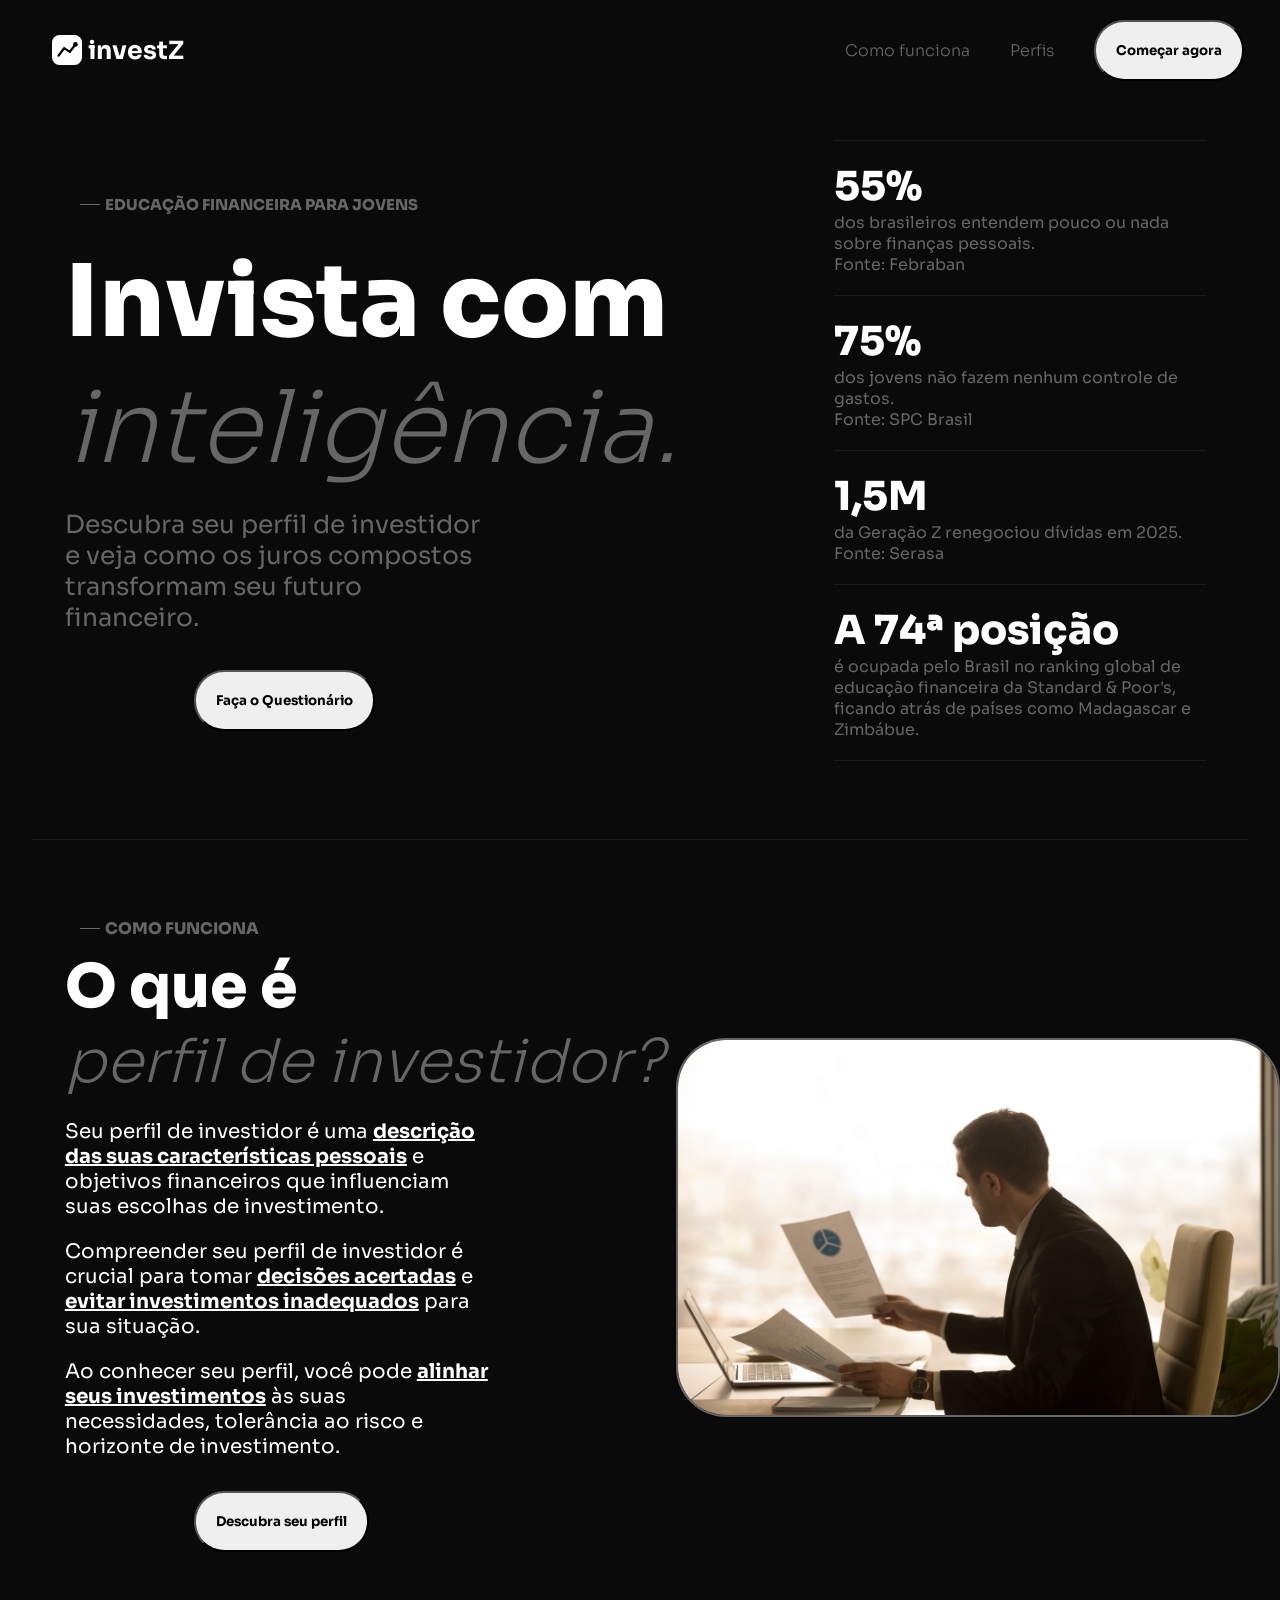
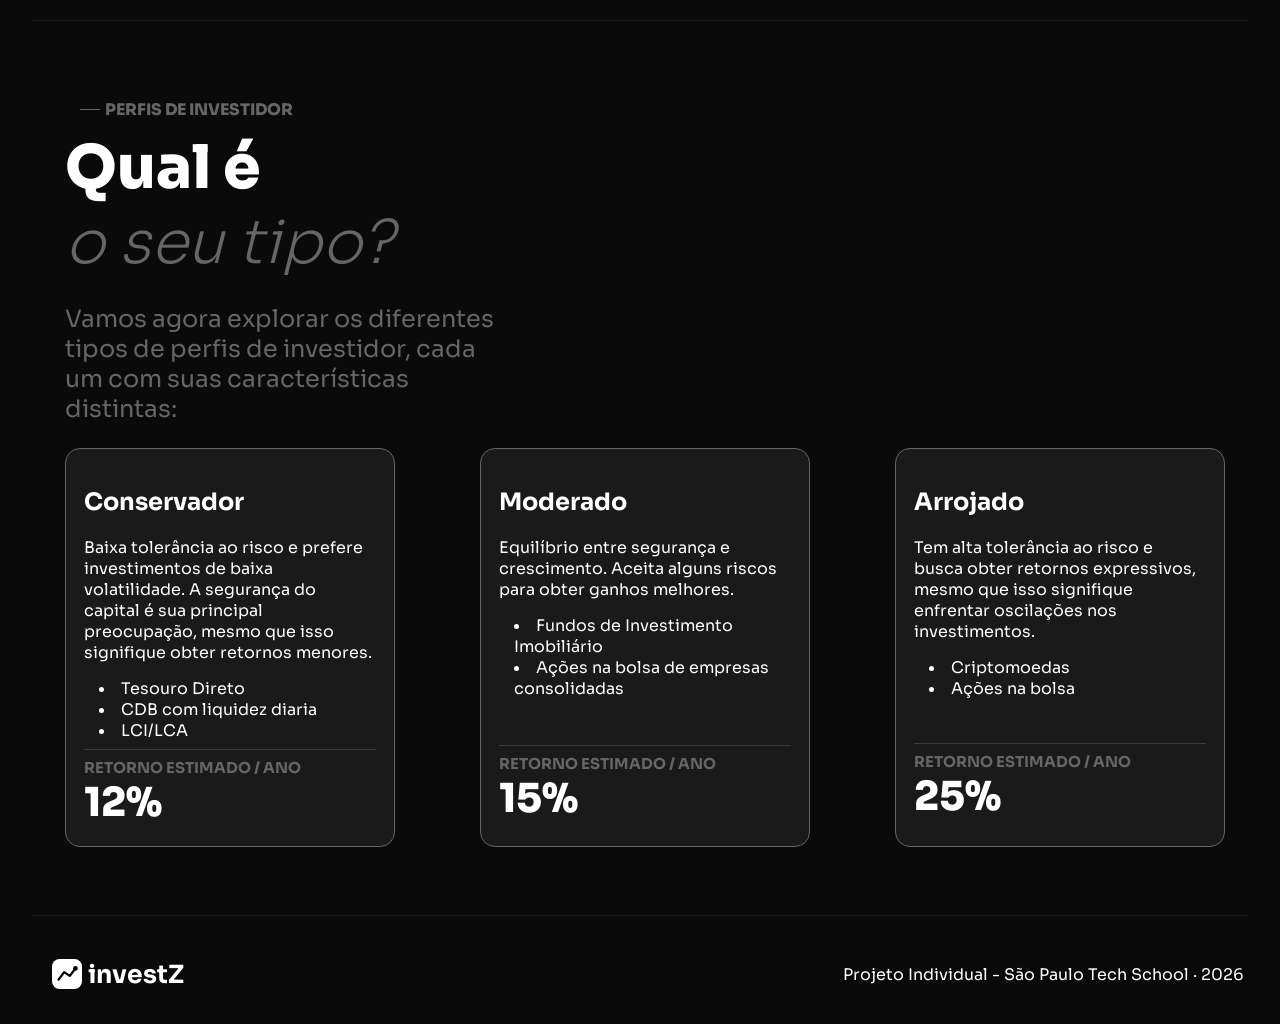
<file: public/index.html>
<!DOCTYPE html>
<html lang="en">

<head>
    <link rel="shortcut icon" href="assets/imgs/investz-logo.svg" type="image/x-icon">
    <meta charset="UTF-8">
    <meta name="viewport" content="width=device-width, initial-scale=1.0">
    <title>investZ</title>
    <link rel="stylesheet" href="css/style.css">
</head>

<body>
    <header>
        <nav>
            <div class="logo">
                <a href="index.html"><img src="assets/imgs/investz-logo.svg" alt="">investZ</a>
            </div>
            <ul>
                <li><a href="#comoFunciona">Como funciona</a></li>
                <li><a href="#perfis">Perfis</a></li>
                <li><a href="cadastro.html"><button>Começar agora</button></a></li>
            </ul>
        </nav>
    </header>

    <div class="container">
        <div class="containerInvista">
            <div class="subtitulo">
                <div></div>
                <p>EDUCAÇÃO FINANCEIRA PARA JOVENS</p>
            </div>
            <div class="texto">
                <div class="textoGrande">Invista com <br>
                    <span id="inteli">inteligência.</span>
                </div>
                <p>Descubra seu perfil de investidor e veja como os juros compostos
                    transformam seu futuro financeiro.
                </p>
            </div>
            <div class="fazerQuiz">
                <a href="cadastro.html"><button>Faça o Questionário</button></a>
            </div>
        </div>
        <div class="numeros">
            <hr>
            <div class="poucoGrande">55%</div> dos brasileiros entendem pouco ou nada sobre finanças pessoais. <br>
            Fonte: Febraban
            <hr>
            <div class="poucoGrande">75%</div> dos jovens não fazem nenhum controle de gastos. <br>
            Fonte: SPC Brasil
            <hr>
            <div class="poucoGrande">1,5M</div> da Geração Z renegociou dívidas em 2025.<br>
            Fonte: Serasa
            <hr>
            <div class="poucoGrande">A 74ª posição</div> é ocupada pelo Brasil no ranking global de educação financeira
            da Standard & Poor's, ficando atrás de países como Madagascar e Zimbábue.
            <hr>
        </div>
    </div>
    <hr>

    <div class="container2" id="comoFunciona">
        <div class="containerInvista">
            <div class="subtitulo">
                <div></div>
                COMO FUNCIONA
            </div>
            <div class="texto">
                <div class="textoGrande2">O que é<br>
                    <span id="inteli">perfil de investidor?</span>
                </div>
                <p>Seu perfil de investidor é uma <span class="bu">descrição das suas características pessoais</span> e
                    objetivos
                    financeiros que influenciam suas escolhas de investimento. </p>
                <p> Compreender seu perfil de investidor é crucial para tomar <span class="bu">decisões acertadas</span>
                    e <span class="bu">evitar investimentos inadequados</span>
                    para sua situação. </p>
                <p> Ao conhecer seu perfil, você pode <span class="bu">alinhar seus investimentos</span> às suas
                    necessidades,
                    tolerância ao risco e horizonte de investimento. </p>
            </div>
            <div class="fazerQuiz">
                <a href="cadastro.html"><button>Descubra seu perfil</button></a>
            </div>
        </div>
        <div class="imagem">
            <img src="./assets/imgs/perfil-de-investidor-1-scaled.jpg" alt="">
        </div>
    </div>
    <hr>

    <div class="container3" id="perfis">
        <div class="containerInvista">
            <div class="subtitulo">
                <div></div>
                PERFIS DE INVESTIDOR
            </div>
            <div class="texto">
                <div class="textoGrande2">Qual é<br>
                    <span id="inteli">o seu tipo?</span>
                </div>
                <p>Vamos agora explorar os diferentes tipos de perfis de investidor, cada um com suas características
                    distintas:</p>
            </div>
        </div>
        <div class="cards">
            <div class="card1">
                <h2>Conservador</h2>
                Baixa tolerância ao risco e prefere investimentos de baixa volatilidade. A segurança do capital é sua
                principal preocupação, mesmo que isso signifique obter retornos menores.
                <div class="bullets"></div>
                <li>Tesouro Direto</li>
                <li>CDB com liquidez diaria</li>
                <li>LCI/LCA</li>
                <hr>
                <div class="retorno">RETORNO ESTIMADO / ANO</div>
                <div class="poucoGrande">12%</div>
            </div>
            <div class="card2">
                <h2>Moderado</h2>
                Equilíbrio entre segurança e crescimento. Aceita alguns riscos para obter ganhos melhores.
                <div class="bullets"></div>
                <li>Fundos de Investimento Imobiliário</li>
                <li>Ações na bolsa de empresas consolidadas</li>
                <div class="cardRetorno2">
                    <hr>
                    <div class="retorno">RETORNO ESTIMADO / ANO</div>
                    <div class="poucoGrande">15%</div>
                </div>
            </div>
            <div class="card3">
                <h2>Arrojado</h2>
                Tem alta tolerância ao risco e busca obter retornos expressivos, mesmo que isso signifique enfrentar
                oscilações nos investimentos.
                <div class="bullets"></div>
                <li>Criptomoedas</li>
                <li>Ações na bolsa</li>
                <div class="cardRetorno3">
                    <hr>
                    <div class="retorno">RETORNO ESTIMADO / ANO</div>
                    <div class="poucoGrande">25%</div>
                </div>
            </div>
        </div>
    </div>

    <footer>
        <hr>
        <nav>
            <div class="logo">
                <a href="index.html"><img src="assets/imgs/investz-logo.svg" alt="">investZ</a>
            </div>
            <ul>
                <li>Projeto Individual - São Paulo Tech School · 2026</li>
            </ul>
        </nav>
    </footer>

</body>

</html>
</file>
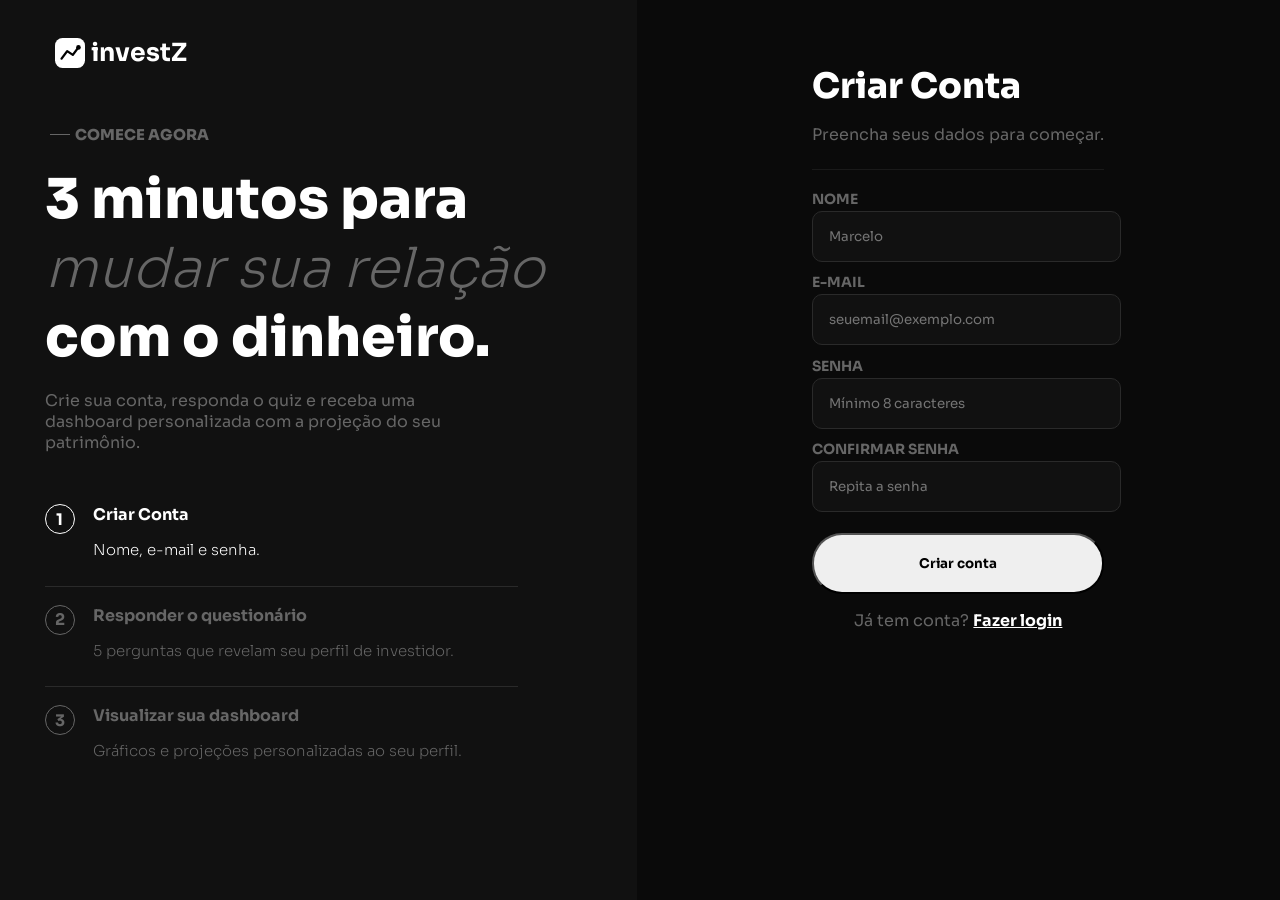
<file: public/cadastro.html>
<!DOCTYPE html>
<html lang="en">

<head>
    <link rel="shortcut icon" href="assets/imgs/investz-logo.svg" type="image/x-icon">
    <meta charset="UTF-8">
    <meta name="viewport" content="width=device-width, initial-scale=1.0">
    <title>Cadastro</title>
    <link rel="stylesheet" href="css/style.css">
</head>

<body>
    <div class="containerCadastro">
        <div class="esquerdo">
            <div class="logoCadastro">
                <a href="index.html"><img src="assets/imgs/investz-logo.svg" alt="">investZ</a>
            </div>
            <div class="subtituloCadastro">
                <div></div>
                <p>COMECE AGORA</p>
            </div>
            <div class="textoCadastro">
                <div class="grandeCadastro">3 minutos para <br>
                    <span id="inteli"><i>mudar sua relação</i></span> <br>
                    com o dinheiro.
                </div>
                <p>Crie sua conta, responda o quiz e receba uma dashboard personalizada com a projeção do seu patrimônio.</p>
            </div>
            <div class="passos">
                <div class="passo1">
                    <div class="bolinha">1</div>
                    <div class="textoPasso">
                        Criar Conta
                        <p>Nome, e-mail e senha.</p>
                    </div>
                </div>
                <hr>
                <div class="passo2">
                    <div class="bolinha">2</div>
                    <div class="textoPasso">
                        Responder o questionário
                        <p>5 perguntas que revelam seu perfil de investidor.</p>
                    </div>
                </div>
                <hr>
                <div class="passo3">
                    <div class="bolinha">3</div>
                    <div class="textoPasso">
                        Visualizar sua dashboard
                        <p>Gráficos e projeções personalizadas ao seu perfil.</p>
                    </div>
                </div>
            </div>
        </div>

        <div class="direito">
            <div class="formulario">
                <div class="criar">
                    Criar Conta
                </div>
                <p>Preencha seus dados para começar.</p>
                <hr>
                <div class="camposForm">
                    <div class="nomeCampo">
                        NOME
                    </div>
                    <input type="text" id="ipt_nome" placeholder="Marcelo">
                    <div id="erroNome"></div>
                </div>
                <div class="camposForm">
                    <div class="nomeCampo">
                        E-MAIL
                    </div>
                    <input type="text" id="ipt_email" placeholder="seuemail@exemplo.com">
                    <div id="erroEmail"></div>
                </div>
                <div class="camposForm">
                    <div class="nomeCampo">
                        SENHA
                    </div>
                    <input type="password" id="ipt_senha" placeholder="Mínimo 8 caracteres">
                    <div id="erroSenha"></div>
                </div>
                <div class="camposForm">
                    <div class="nomeCampo">
                        CONFIRMAR SENHA
                    </div>
                    <input type="password" id="ipt_confirmarSenha" placeholder="Repita a senha">
                    <div id="erroConfirmarSenha"></div>
                </div>
                <button onclick="criar()">Criar conta</button>
                <div class="fazerLogin">
                    <p>Já tem conta? <span class="ns"><a href="login.html">Fazer login</span></a></p>
                </div>
            </div>
        </div>
    </div>
    <div class="card_erro" id="card_erro">
    <div id="mensagem_erro"></div>
    </div>
</body>

</html>
<script>
    function criar() {
        let nome = ipt_nome.value;
        let email = ipt_email.value;
        let senha = ipt_senha.value;
        let confirmarSenha = ipt_confirmarSenha.value;
        let valido = true;

        let numero = ['0', '1', '2', '3', '4', '5', '6', '7', '8', '9']

        if (nome != '') {
            for (let i = 0; i < nome.length; i++) {
                if (numero.includes(nome[i])) {
                    card_erro.style.display = "block";
                    erroNome.innerHTML = `Nome inválido`
                    valido = false;
                }
            }
        } else {
            card_erro.style.display = "block";
            erroNome.innerHTML = `Nome inválido`
            valido = false;
        }

        if (!email.includes('@') || !email.endsWith('.com')) {
            card_erro.style.display = "block";
            erroEmail.innerHTML = `Email inválido`
            valido = false;

        } else {
            erroEmail.innerHTML = ``;
        }

        if (senha.length < 8) {
            card_erro.style.display = "block";
            erroSenha.innerHTML = `Senha com menos de 8 caracteres`
            valido = false;
        } else {
            erroSenha.innerHTML = ``;
        }

        if (senha == "" && confirmarSenha == "" || senha != confirmarSenha) {
            card_erro.style.display = "block";
            erroConfirmarSenha.innerHTML = `A senha não é a mesma da confirmação`
            valido = false;
        } else {
            erroConfirmarSenha.innerHTML = ``;
        }

        if(!valido){
            return false
        }

        fetch("/usuarios/cadastrar", {
            method: "POST",
            headers: {
                "Content-Type": "application/json",
            },
            body: JSON.stringify({
                // crie um atributo que recebe o valor recuperado aqui
                // Agora vá para o arquivo routes/usuario.js
                nomeServer: nome,
                emailServer: email,
                senhaServer: senha,
            }),
        })
            .then(function (resposta) {
                console.log("resposta: ", resposta);

                if (resposta.ok) {
                    card_erro.style.display = "block";

                    alert(
                        "Cadastro realizado com sucesso! Redirecionando para tela de Login...");
                    setTimeout(() => {
                        window.location = "login.html";
                    }, "2000");
                    // limparFormulario();
                    finalizarAguardar();
                } else {
                    throw "Houve um erro ao tentar realizar o cadastro!";
                }
            })
            .catch(function (resposta) {
                console.log(`#ERRO: ${resposta}`);
                finalizarAguardar();
            });

        return false;
    }
</script>
</file>
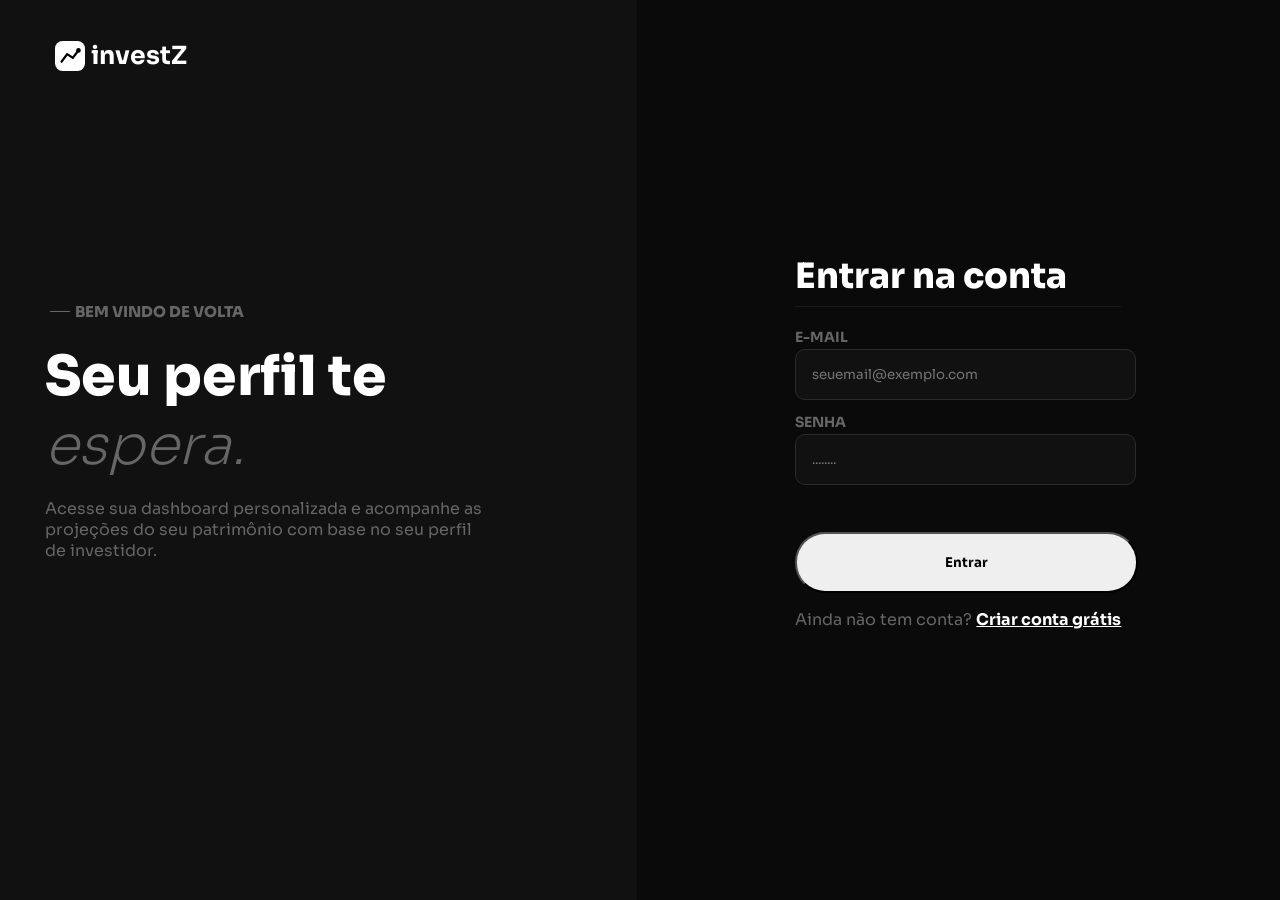
<file: public/login.html>
<!DOCTYPE html>
<html lang="en">

<head>
    <link rel="shortcut icon" href="assets/imgs/investz-logo.svg" type="image/x-icon">
    <meta charset="UTF-8">
    <meta name="viewport" content="width=device-width, initial-scale=1.0">
    <title>Login</title>
    <link rel="stylesheet" href="css/style.css">
</head>

<body>

    <div class="containerCadastro">
        <div class="esquerdoLogin">
            <div class="logoLogin">
                <a href="index.html"><img src="assets/imgs/investz-logo.svg" alt="">investZ</a>
            </div>
            <div class="perfil">
                <div class="subtituloCadastro">
                    <div></div>
                    <p>BEM VINDO DE VOLTA</p>
                </div>
                <div class="textoCadastro">
                    <div class="grandeCadastro">Seu perfil te <br>
                        <span id="inteli"><i>espera.</i></span> <br>
                    </div>
                    <p>Acesse sua dashboard personalizada e acompanhe as projeções do seu patrimônio com base no seu
                        perfil de investidor.</p>
                </div>
            </div>
        </div>

        <div class="direitoLogin">
            <div class="formulario">
                <div class="criar">
                    Entrar na conta
                </div>
                <hr>
                <div class="camposForm">
                    <div class="nomeCampo">
                        E-MAIL
                    </div>
                    <input type="text" id="ipt_email" placeholder="seuemail@exemplo.com">
                </div>
                <div class="camposForm">
                    <div class="nomeCampo">
                        SENHA
                    </div>
                    <input type="password" id="ipt_senha" placeholder="........">
                </div>
                <div class="espaco"><button onclick="entrar()">Entrar</button></div>
                <div class="fazerLogin">
                    <p>Ainda não tem conta? <span class="ns"><a href="cadastro.html">Criar conta grátis</span></a></p>
                </div>
            </div>
        </div>
    </div>
    <div class="card_erro" id="cardErro"></div>
</body>
</html>
<script>
    function entrar(){
        let email = ipt_email.value;
        let senha = ipt_senha.value;

        if(email == '' && senha == ''){
            cardErro.style.display = "block";
            alert ('Email e senha vazios');
            finalizarAguardar();
            return false;
        } else if (email == ''){
            cardErro.style.display = "block";
            alert ('Email vazio');
            finalizarAguardar();
            return false;
        } else if (senha == ''){
            cardErro.style.display = "block";
            alert('Senha vazia');
            finalizarAguardar();
            return false;
        } else {
            setInterval(sumirMensagem, 5000)
        }

        console.log("FORM LOGIN: ", email);
        console.log("FORM LOGIN: ", senha);

         fetch("/usuarios/autenticar", {
            method: "POST",
            headers: {
                "Content-Type": "application/json"
            },
            body: JSON.stringify({
                emailServer: email,
                senhaServer: senha,
            }),
        }).then(function (resposta) {
            console.log("ESTOU NO THEN DO entrar()!")

            if (resposta.ok) {
                console.log(resposta);
                
                
                resposta.json().then(json => {
                    console.log(json);
                    console.log(JSON.stringify(json));
                    sessionStorage.EMAIL_USUARIO = json.email;
                    sessionStorage.NOME_USUARIO = json.nome;
                    sessionStorage.ID_USUARIO = json.id;
                    // sessionStorage.AQUARIOS = JSON.stringify(json.aquarios)
                });
                alert(
                        "Login realizado com sucesso! Redirecionando para tela do Questionário...");
                setTimeout(function () {
                    window.location = "dashboard/questionario.html";
                }, 1000); // apenas para exibir o loading

            } else {

                console.log("Houve um erro ao tentar realizar o login!");

                resposta.text().then(texto => {
                    console.error(texto);
                    finalizarAguardar(texto);
                });
            }

        }).catch(function (erro) {
            console.log(erro);
        })

        return false;
    }

    function sumirMensagem() {
    cardErro.style.display = "none"
    }
</script>
</file>
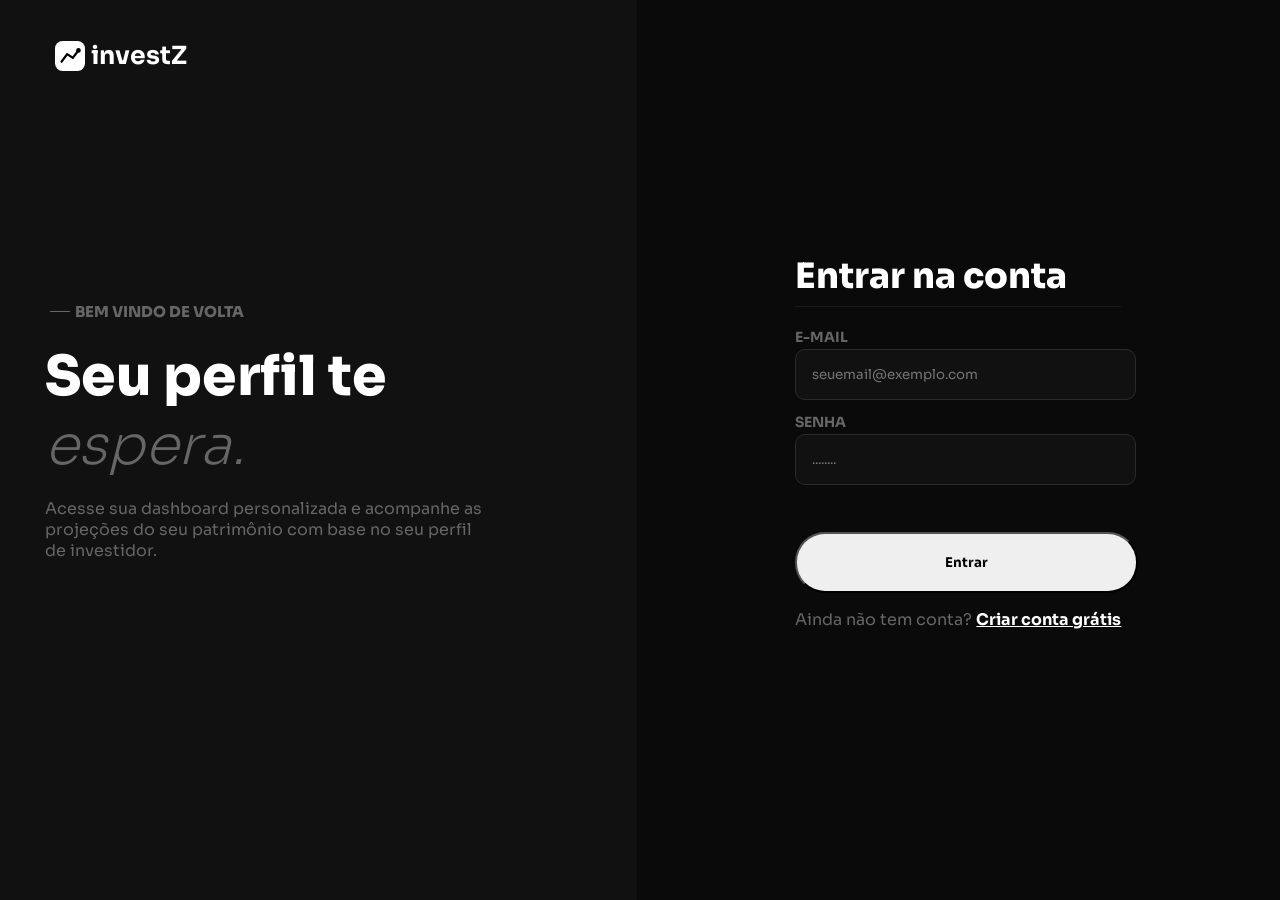
<file: public/dashboard/questionario.html>
<!DOCTYPE html>
<html lang="en">

<head>
    <link rel="shortcut icon" href="../assets/imgs/investz-logo.svg" type="image/x-icon">
    <meta charset="UTF-8">
    <meta name="viewport" content="width=device-width, initial-scale=1.0">
    <title>Questionário</title>
    <link rel="stylesheet" href="../css/dashboards.css">
    <script src="../js/sessao.js"></script>
</head>


<body onload="onloadEsconder(); validarSessao()">

    <body>
        <div class="janela">
            <div class="header-left">
                <div class="logo">
                    <a href="../index.html" onclick="sessionStorage.clear()"><img src="../assets/imgs/investz-logo.svg" alt="">investZ</a>
                </div>
                <div class="menu">
                    <div class="menuNome">
                        MENU
                    </div>
                    <hr>
                    <div class="paginas">
                        <img src="../assets/imgs/clipboard-list-white.svg" alt="">Questionário
                    </div>
                    <div class="paginas">
                        <a href="aporte.html"><img src="../assets/imgs/dollar-sign.svg" alt="">Aporte</a>
                    </div>
                    <div class="paginas">
                        <a href="dashboard.html"><img src="../assets/imgs/chart-line.svg" alt="">Dashboard</a>
                    </div>
                    <div class="paginas">
                        <a href="../index.html"><img src="../assets/imgs/log-out.svg" alt="">Sair</a>
                    </div>
                </div>
                <div class="footer">
                    <img src="../assets/imgs/user-white.svg" alt="">
                    <div class="informacoes-usuario">
                        <div class="nome-usuario" id="b_usuario">
                        </div>
                    </div>
                </div>
            </div>
        </div>

        <div id="pontuacaoEJogo">
            <button id="btnIniciarQuiz" onclick="iniciarQuiz()">INICIAR QUIZ</button>
            <div id="jogo" class="width-fit-content flex-colunar border-secondary">
                
                <div id="infoQuestao" class="padding-8">
                    <span>Questão atual: <span id="spanNumeroDaQuestaoAtual"></span> de <span id="qtdQuestoes"></span>
                    questões.</span>
                </div>
                
                <div id="perguntaDaQuestaoAtual" class="padding-8">
                    <span id="spanQuestaoExibida" class="text-bold"></span>
                </div>
                
                <div id="infoAlternativas" class="padding-8">
                    <span><em>Escolha uma opção dentre as abaixo:</em></span>
                </div>
                
                <div id="opcoes" class="flex-colunar padding-8">
                    <span>
                        <input type="radio" id="primeiraOpcao" name="option" class="radio" value="alternativaA" />
                        <label for="primeiraOpcao" class="option" id="labelOpcaoUm"></label>
                    </span>
                    <span>
                        <input type="radio" id="segundaOpcao" name="option" class="radio" value="alternativaB" />
                        <label for="segundaOpcao" class="option" id="labelOpcaoDois"></label>
                    </span>
                    <span>
                        <input type="radio" id="terceiraOpcao" name="option" class="radio" value="alternativaC" />
                        <label for="terceiraOpcao" class="option" id="labelOpcaoTres"></label>
                    </span>
                </div>
                
                <div id="botoes" class="flex-colunar padding-8">
                    <div id="msgFinal"></div>
                    <button onclick="submeter()" id="btnSubmeter">Submeter resposta</button>
                    <button onclick="finalizarJogo()" id="btnConcluir" disabled>Finalizar Quiz</button>
                    <button onclick="tentarNovamente()" id="btnTentarNovamente" disabled>Tentar novamente</button>
                </div>
            </div>
        </div>
    </body>

</html>
<script>
    const listaDeQuestoes = [

        {
            pergunta: "Se um dos seus investimentos cair 20% em um mês, o que você faria?",
            alternativaA: "Resgato tudo imediatamente para evitar mais perdas",
            alternativaB: "Fico preocupado, mas aguardo a recuperação sem mexer",
            alternativaC: "Vejo como oportunidade e invisto mais enquanto está barato",
            valorA: 1, valorB: 2, valorC: 3
        },

        {
            pergunta: "Qual é o seu principal objetivo ao investir?",
            alternativaA: "Proteger meu dinheiro da inflação com segurança total",
            alternativaB: "Crescer meu patrimônio com um equilíbrio entre segurança e rentabilidade",
            alternativaC: "Maximizar os ganhos no longo prazo, mesmo aceitando riscos altos",
            valorA: 1, valorB: 2, valorC: 3
        },

        {
            pergunta: "Por quanto tempo você pretende deixar o dinheiro investido sem resgatar?",
            alternativaA: "Menos de 3 anos",
            alternativaB: "Entre 3 e 5 anos",
            alternativaC: "Mais de 5 anos",
            valorA: 1, valorB: 2, valorC: 3
        },

        {
            pergunta: "Ao investir o seu dinheiro, com o que você mais se preocuparia?",
            alternativaA: "Evitar perder dinheiro, prefiro um rendimento seguro",
            alternativaB: "Aceito alguma oscilação desde que o retorno compense no médio prazo",
            alternativaC: "Em ganhar dinheiro no longo prazo, ainda que haja grandes oscilações no valor dos meus investimentos",
            valorA: 1, valorB: 2, valorC: 3
        },

        {
            pergunta: "Quanto da sua renda mensal você poderia investir regularmente?",
            alternativaA: "Menos de 10%",
            alternativaB: "Entre 10% e 30%",
            alternativaC: "Mais de 30%",
            valorA: 1, valorB: 2, valorC: 3
        }
    ]

    // variáveis globais    
    let numeroDaQuestaoAtual = 0
    let pontuacao = 0
    let quantidadeDeQuestoes = listaDeQuestoes.length
    let fkUsuario = sessionStorage.ID_USUARIO;
    let idUsuario = sessionStorage.ID_USUARIO;
    let fkPerfil = 0;

    function onloadEsconder() {
        document.getElementById('jogo').style.display = "none"
    }

    function iniciarQuiz() {
        document.getElementById('jogo').style.display = "flex"
        document.getElementById('btnIniciarQuiz').style.display = "none"

        document.getElementById('qtdQuestoes').innerHTML = quantidadeDeQuestoes

        preencherHTMLcomQuestaoAtual(0)

        btnTentarNovamente.style.display = "none"
        btnConcluir.style.display = "none"

        btnSubmeter.disabled = false
        btnConcluir.disabled = true
        btnTentarNovamente.disabled = true
    }

    function preencherHTMLcomQuestaoAtual(index) {
        habilitarAlternativas(true)
        const questaoAtual = listaDeQuestoes[index]
        numeroDaQuestaoAtual = index
        document.getElementById("spanNumeroDaQuestaoAtual").innerHTML = Number(index) + 1 // ajustando porque o index começa em 0
        document.getElementById("spanQuestaoExibida").innerHTML = questaoAtual.pergunta;
        document.getElementById("labelOpcaoUm").innerHTML = questaoAtual.alternativaA;
        document.getElementById("labelOpcaoDois").innerHTML = questaoAtual.alternativaB;
        document.getElementById("labelOpcaoTres").innerHTML = questaoAtual.alternativaC;
    }

    function submeter() {
        const options = document.getElementsByName("option"); // recupera alternativas no html

        let hasChecked = false
        for (let i = 0; i < options.length; i++) {
            if (options[i].checked) {
                hasChecked = true
                break
            }
        }

        if (!hasChecked) {
            alert("Não há alternativas escolhidas. Escolha uma opção.")
        } else {
            btnSubmeter.disabled = true

            habilitarAlternativas(false)
        }

        btnSubmeter.disabled = false
        btnConcluir.disabled = false
        btnTentarNovamente.disabled = false

        checarResposta()

        desmarcarRadioButtons()

        if (pontuacao <= 7) {
            mensagem = `Seu perfil é: <h2> Conservador </h2>
            Você prioriza sua segurança`
        } else if (pontuacao <= 12) {
            mensagem = `Seu perfil é: <h2> Moderado </h2>
            Você equilibria sua segurança e rentabilidade`
        } else {
            mensagem = `Seu perfil é: <h2> Arrojado </h2>
            Você aceita riscos em busca de maiores retornos.`
        }

        if (numeroDaQuestaoAtual >= quantidadeDeQuestoes) {
            document.getElementById("perguntaDaQuestaoAtual").style.display = "none"
            document.getElementById("opcoes").style.display = "none"
            document.getElementById("infoAlternativas").style.display = "none"
            document.getElementById("infoQuestao").style.display = "none"
            btnSubmeter.style.display = "none"
            btnTentarNovamente.style.display = "block"
            btnConcluir.style.display = "block"
            msgFinal.innerHTML = mensagem
        } else {
            preencherHTMLcomQuestaoAtual(numeroDaQuestaoAtual)
        }
        limparCoresBackgroundOpcoes()
    }

    function habilitarAlternativas(trueOrFalse) {
        let opcaoEscolhida = trueOrFalse ? false : true

        primeiraOpcao.disabled = opcaoEscolhida
        segundaOpcao.disabled = opcaoEscolhida
        terceiraOpcao.disabled = opcaoEscolhida
    }

    function avancar() {
        btnSubmeter.disabled = false

        desmarcarRadioButtons()
        limparCoresBackgroundOpcoes()

        preencherHTMLcomQuestaoAtual(numeroDaQuestaoAtual)
    }

    function tentarNovamente() {
        // atualiza a página
        window.location.reload()
    }

    function checarResposta() {
        const questaoAtual = listaDeQuestoes[numeroDaQuestaoAtual] // questão atual 

        const options = document.getElementsByName("option"); // recupera alternativas no html

        options.forEach((option) => {
            if (option.checked) {
                // em vez de verificar se a resposta é certa ou errada,
                // soma à pontuação o valor correspondente à alternativa escolhida
                if (option.value == "alternativaA") {
                    pontuacao += questaoAtual.valorA // soma 1 ponto
                } else if (option.value == "alternativaB") {
                    pontuacao += questaoAtual.valorB // soma 2 pontos
                } else {
                pontuacao += questaoAtual.valorC // soma 3 pontos
                }
                numeroDaQuestaoAtual++ // avança para o índice da próxima questão
            }

        })
    }

    function limparCoresBackgroundOpcoes() {
        const options = document.getElementsByName("option");
        options.forEach((option) => {
            document.getElementById(option.labels[0].id).classList.remove("text-danger-with-bg")
            document.getElementById(option.labels[0].id).classList.remove("text-success-with-bg")
        })
    }

    function desmarcarRadioButtons() {
        const options = document.getElementsByName("option");
        for (let i = 0; i < options.length; i++) {
            options[i].checked = false;
        }
    }

    function finalizarJogo() {
        let perfil = "";
        let mensagem = "";

        if (pontuacao <= 7) {
            fkPerfil = 1
        } else if (pontuacao <= 12) {
            fkPerfil = 2
        } else {
            fkPerfil = 3
        }

        document.getElementById('jogo').classList.add("text-new-gray")

        btnSubmeter.disabled = true
        btnConcluir.disabled = false
        btnTentarNovamente.disabled = false
        
        
        atualizarPerfil()
        
        fetch("/quiz/cadastrar", {
            method: "POST",
            headers: {
                "Content-Type": "application/json",
            },
            body: JSON.stringify({
                // crie um atributo que recebe o valor recuperado aqui
                // Agora vá para o arquivo routes/usuario.js
                pontuacaoServer: pontuacao,
                fkUsuarioServer: fkUsuario,
            }),
        })
            .then(function (resposta) {
                console.log("resposta: ", resposta);

                if (resposta.ok) {
                        
                        alert("Questionário realizado com sucesso! Redirecionando para tela de Aporte...");
                    setTimeout(() => {
                        window.location = "aporte.html";
                    }, "1000");
                } else {
                    throw "Houve um erro ao tentar realizar o cadastro!";
                }
            })
            .catch(function (resposta) {
                console.log(`#ERRO: ${resposta}`);
            });

        return false;
    }
    
    function atualizarPerfil(){
            fetch(`/usuarios/atualizarPerfil/${sessionStorage.getItem("")}`, {
            method: "PUT",
            headers: {
                "Content-Type": "application/json",
            },
            body: JSON.stringify({
                // crie um atributo que recebe o valor recuperado aqui
                // Agora vá para o arquivo routes/usuario.js
                fkPerfilServer: fkPerfil,
                idUsuarioServer: idUsuario,
            }),
        })
            .then(function (resposta) {
                console.log("resposta: ", resposta);

                if (resposta.ok) {
                } else {
                    throw "Houve um erro ao tentar realizar o cadastro!";
                }
            })
            .catch(function (resposta) {
                console.log(`#ERRO: ${resposta}`);
            });

        return false;
    }
</script>
</file>
<file: public/css/style.css>
@font-face {
    font-family: sora;
    src: url(../assets/fonts/Sora-VariableFont_wght.ttf);
}

html {
  scroll-behavior: smooth;
}

body {
    background-color: #0a0a0a;
    color: white;
    font-family: sora;
    margin: 0;
    padding: 0;
}

/* Página home */

.logo {
    display: flex;
    align-items: center;
    padding: 16px;
    margin-left: 2%;
}

.logo img {
    width: 30px;
    height: 30px;
    padding-right: 5%;
}

.logo a {
    font-size: 25px;
    margin-left: 10px;
    display: flex;
    align-items: center;
}

header {
    position: fixed;
    width: 100%;
}

nav {
    display: flex;
    width: 100%;
    height: 100px;
    justify-content: space-between;
    list-style-type: none;
    align-items: center;
    background-color: #0a0a0a;
    /* padding-left: 40px; */
    /* position: fixed;x */
}

ul {
    display: flex;
    justify-content: space-between;
    list-style-type: none;
    align-items: center;
    padding: 16px;
    /* padding-right: 40px; */
}

ul li {
    margin: 20px;
}

ul a {
    color: #666666;
    font-weight: 300;
}


a {
    color: white;
    text-decoration: none;
    font-weight: bold;
}

.container {
    display: flex;
    flex-direction: row;
    align-items: center;
    padding-left: 40px;
    /* padding-right: 60px; */
    padding-top: 120px;
    padding-bottom: 50px;
}

.container hr {
    border: none;
    height: 1px;
    background-color: #1a1a1a;
}

.containerInvista {
    display: flex;
    flex-direction: column;
    width: 50%;
    margin-left: 2%;
}


.subtitulo {
    color: #666666;
    display: flex;
    flex-direction: row;
    align-items: center;
    margin: 10px;
    font-weight: 800;
}

.subtitulo p {
    font-size: 15px;
}

.subtitulo div {
    background-color: #666666;
    width: 20px;
    height: 1px;
    margin: 5px;
}

.textoGrande{
    height: 200px;
    font-size: 100px;
    font-weight: 800;
    margin-bottom: 70px;
}

.texto p{
    color: #666666;
    font-size: 25px;
    width: 70%;
}

#inteli {
    font-weight: 250;
    color: #666666;
    font-style: italic;
}

.fazerQuiz {
    display: flex;
    justify-content: center;
    align-self: center;
    margin-right: 29%;
    margin-top: 2%;
}

button {
    font-family: sora;
    padding: 20px;
    border-radius: 30px;
    font-weight: bold;
    transition: 0.5s;
}

.fazerQuiz button  {
    display: flex;
    justify-content: center;
    align-self: center;
}

button:hover {
    border: solid 1px white;
    background-color: #0a0a0a;
    color: white;
    cursor: pointer;
}

.numeros {
    margin-left: 12%;
    display: flex;
    flex-direction: column;
    justify-content: center;
    width: 30%;
    color: #666666;
}

.numeros hr {
    width: 100%;
    margin-top: 20px;
    margin-bottom: 20px;
    border: none;
    height: 1px;
    background-color: #1a1a1a;
}

.poucoGrande {
    color: white;
    font-size: 40px;
    font-weight: 800;
}

hr {
    width: 95%;
    border: none;
    height: 1px;
    background-color: #1a1a1a;
}

.container2 {
    display: flex;
    flex-direction: row;
    align-items: center;
    padding-left: 40px;
    /* padding-right: 60px; */
    padding-top: 60px;
    padding-bottom: 60px;
}

.textoGrande2{
    /* height: 200px; */
    font-size: 60px;
    font-weight: 800;
    /* margin-bottom: 10%; */
}

.container2 p {
    color: white;
    font-size: 20px;
}

.bu {
    font-weight: bold;
    text-decoration: underline;
}

.imagem img {
    width: 600px;
    height: 375px;
    border-radius: 50px;
    border: #666666 2px solid;
}

.container3 {
    display: flex;
    flex-direction: column;
    /* align-items: center; */
    padding-left: 40px;
    /* padding-right: 60px; */
    padding-top: 60px;
    padding-bottom: 60px;
}

.container3 p {
    font-size: 24px;
}

.cards {
    display: flex;
    flex-direction: row;
    /* justify-content: space-between; */
    gap: 85px;
    margin-left: 2%;
}

.cardAtivos {
    display: flex;
}

.cards p {
    font-size: 20px;
}

.cards hr  {
    background-color: #3a3a3a;
    width: 100%;
}

.card1 {
    background-color: #1a1a1a;
    width: 24%;
    padding: 1.5%;
    border-radius: 15px;
    border: #666666 1px solid;
}

.card2 {
    background-color: #1a1a1a;
    width: 24%;
    padding: 1.5%;
    border-radius: 15px;
    border: #666666 1px solid;
}

.card3 {
    background-color: #1a1a1a;
    width: 24%;
    padding: 1.5%;
    border-radius: 15px;
    border: #666666 1px solid;
}

.bullets {
    padding-top: 5%;
}

.cards li {
    margin-left: 15px;
}

.cardRetorno2 {
    margin-top: 46px;
}

.cardRetorno3 {
    margin-top: 44px;
}

.retorno {
    color: #666666;
    font-size: 15px;
    font-weight: 700;
}

footer hr {
    border: none;
    height: 1px;
    background-color: #1a1a1a;
}





/* Página de Cadastro */
.containerCadastro {
    display: flex;
    flex-direction: row;
    min-height: 100vh;
}

.logoCadastro {
    display: flex;
    align-items: center;
    padding-top: 2%;
    padding-bottom: 7%;
}

.logoCadastro img {
    width: 30px;
    height: 30px;
    padding-right: 5%;
}

.logoCadastro a {
    font-size: 25px;
    margin-left: 10px;
    display: flex;
    align-items: center;
}

.esquerdo {
    padding-left: 3.5%;
    padding-top: 2%;
    /* padding-bottom: 2%; */
    background-color: #111111;
    display: flex;
    flex-direction: column;
    width: 50%;
}

.subtituloCadastro {
    color: #666666;
    display: flex;
    flex-direction: row;
    align-items: center;
    font-weight: 800;
    padding-bottom: 1%;
}

.subtituloCadastro p {
    font-size: 15px;
}

.subtituloCadastro div {
    background-color: #666666;
    width: 20px;
    height: 1px;
    margin: 5px;
}

.grandeCadastro{
    font-size: 55px;
    font-weight: 800;
    margin-bottom: 3%;
}

.textoCadastro p{
    color: #666666;
    width: 75%;
    padding-bottom: 6%;
}

.passos {
    display: flex;
    flex-direction: column;
}

.passo1 {
    display: flex;
    align-items: flex-start;
    align-content: center;
    padding-bottom: 2%;
}

.textoPasso {
    padding-left: 3%;
    font-weight: 700;
}

.passo2 {
    color: #666666;
    display: flex;
    align-items: flex-start;
    align-content: center;
    padding-top: 3%;
    padding-bottom: 2%;
}

.passo3 {
    color: #666666;
    display: flex;
    align-items: flex-start;
    align-content: center;
    padding-top: 3%;
}

.bolinha {
    width: 28px;
    height: 28px;
    border-radius: 50%;
    border: 1px solid;
    display: flex;
    align-items: center;
    justify-content: center;
    font-weight: 700;
}

.passos p {
    font-size: 15px;
    font-weight: 250;
    color: #666666;
}

.passo1 p {
    color: white;
}

.passos hr {
    width: 80%;
    margin: 0px;
    background-color: #2a2a2a;
}

.direito {
    display: flex;
    flex-direction: column;
    align-items: center;
    padding-top: 5%;
    padding-left: 2%;
    padding-right: 2%;
    width: 50%;
}

.formulario {
    display: flex;
    flex-direction: column;
    max-width: 500px;
}

.criar {
    display: flex;
    align-items: center;
    font-size: 35px;
    font-weight: 800;
}

.formulario hr {
    width: 100%;
}

.nomeCampo {
    color: #666666;
    padding-bottom: 1%;
    font-weight: 700;
    font-size: 14px
}

.formulario p {
    color: #666666;
}

.camposForm {
    display: flex;
    flex-direction: column;
    padding-top: 4%;
}

.camposForm input {
    width: 94%;
    background-color: #111111;
    border: 1px solid #2a2a2a;
    color: white;
    border-radius: 10px;
    padding: 16px;
    font-family: sora;
}


.formulario button {
    width: 100%;
    margin-top: 7%;
}

.termos {
    color: #666666;
    padding-top: 4%;
    padding-bottom: 4%;
    width: 100%;
}

.ns {
    color: white;
    text-decoration: underline;
}

.fazerLogin {
    text-align: center;
}

.card {
  width: 50%;
  background-color: #e5e5e5;
  border-radius: 10px;
  display: flex;
  align-items: center;
  justify-content: space-evenly;
  color: palevioletred;
  flex-direction: column;
  height: fit-content;
  padding: 20px 0;
}

.card_erro {
  display: none;
  background-color: #fff;
  color: black;
  width: 230px;
  position: fixed;
  border-radius: 4px;
  border: #ED145B 3px solid;
  padding: 10px;
  margin-right: 10%;
}

.card_erro #mensagem_erro{
  font-weight: 500;
  font-size: 20px;
}

/* Página de Login */

.esquerdoLogin {
    display: flex;
    flex-direction: column;
    justify-content: center;
    padding-left: 3.5%;
    background-color: #111111;
    width: 50%;
    position: relative;
}

.direitoLogin {
    display: flex;
    flex-direction: column;
    justify-content: center;
    align-items: center;
    padding-left: 2%;
    padding-right: 2%;
    width: 50%;
}

.logoLogin {
    display: flex;
    align-items: center;
    position: absolute;
    top: 40px;
}

.logoLogin img {
    width: 30px;
    height: 30px;
    padding-right: 5%;
}

.logoLogin a {
    font-size: 25px;
    margin-left: 10px;
    display: flex;
    align-items: center;
}

.espaco {
    padding-top: 7%;
    width: 105%;
}
</file>
<file: public/css/dashboards.css>
/* pagina mural */

@font-face {
    font-family: sora;
    src: url(../assets/fonts/Sora-VariableFont_wght.ttf);
}

:root {
    --primary-brand-color: #ED145B;
    --secondary-brand-color: #0762C8;
    --success: #198754;
    --success-dark: #095c36;
    --success-light: #9dd3ba;
    --warning: #ffc107;
    --warning-dark: #705400;
    --warning-light: #fdebb3;
    --danger: #dc3545;
    --danger-dark: #990c19;
    --danger-light: #f0c1c6;
    --new-gray: #CCCCCC;
    --new-black: #0a0a0a;
    --new-white: #E8E8E8;
}

html {
  scroll-behavior: smooth;
}

body {
    background-color: #0a0a0a;
    color: white;
    font-family: sora;
    margin: 0;
    padding: 0;
    overflow-x: hidden;
    overflow-y: hidden;
}

.logo {
    display: flex;
    align-items: center;
    /* position: relative;
    bottom: 6.5%;
    right: 20%; */
    margin-bottom: 35%;
    margin-top: 10%;
    margin-left: 5%;
}

.logo img {
    width: 30px;
    height: 30px;
    padding-right: 8%;
}

.logo a {
    font-size: 25px;
    /* margin-left: 10px; */
    display: flex;
    align-items: center;
    font-weight: bold;
    color: white;
    /* width: 100%; */
}

.menu {
  display: flex;
  flex-direction: column;
  align-items: flex-start;
  margin-top: 50%;
  /* margin-left: 5%; */
  /* padding: 32px 24px; */
}

.menuNome {
  color: #666666;
  font-weight: 700;
  margin-bottom: 5%;
}

.paginas {
  display: flex;
  flex-direction: row;
  justify-content: flex-start;
  align-items: center;
  padding-top: 14px;
  padding-bottom: 14px;
  padding-left: 14px;
  padding-right: 25px;
  margin-top: 20%;
  font-weight: 600;
  border-radius: 15px;
  width: 90%;
  transition: 0.6s;
}

.paginas img {
    padding-right: 5px;
    transition: 0.6s;
}

.paginas a {
  display: flex;
  color: #666666;
  width: 100%;
  transition: 0.6s;
}

.paginas:hover img {
  filter: brightness(0)
  invert(1)
}

.paginas:hover {
  background-color: #1a1a1a;
  color: white;
  cursor: pointer;
}

.paginas:hover a {
  color: white;
}



.header-left hr {
  width: 100%;
  height: 2px;
  border: none;
  background-color: #1a1a1a;
  position: relative;
  right: 5%;
}

.footer {
  display: flex;
  align-items: center;
  position: fixed;
  bottom: 1%;
  left: 0.5%;
  padding-left: 14px;
  padding-bottom: 1%;
}

.footer hr {
  width: 100%;
  height: 2px;
  border: none;
  background-color: #666666;
  position: relative;
  right: 5%;
}

.footer img {
  height: 34px;
  padding-right: 3%;
}

.nome-usuario {
  width: 150px;
  font-size: 17px;
}

.email-usuario {
  color: #666666;
  font-size: 12px;
}


/*----------------------------------------------- Questionário -------------------------------------------*/
.pontuacaoEJogo {
  margin: 2% 17.5%;
  display: flex;
  justify-content: center;
  align-items: center;
  /* justify-content: center; */

}

h2 {
  padding-top: 10px;
  padding-bottom: 10px;
  margin: 0;
}

#botoes {
  display: flex;
  gap: 10px;
}

#btnIniciarQuiz {
  /* display: flex;
  justify-content: center;
  align-items: center; */
  margin-left: 54%;
  margin-top: 25%;
  font-family: sora;
  padding: 20px;
  border-radius: 30px;
  font-weight: bold;
  transition: 0.5s;
}

#btnSubmeter {
  font-family: sora;
  padding: 20px;
  border-radius: 30px;
  font-weight: bold;
  transition: 0.5s;
}

#btnConcluir {
  font-family: sora;
  padding: 20px;
  border-radius: 30px;
  font-weight: bold;
  transition: 0.5s;
}

#btnTentarNovamente {
  font-family: sora;
  padding: 20px;
  border-radius: 30px;
  font-weight: bold;
  transition: 0.5s;
}

#msgFinal {
  margin-bottom: 20px;
}

.containerQuestao {
  display: flex;
  flex-direction: column;
  width: 100%;
  height: 100%;
  /* margin: 2% 17.5%; */
  align-items: center;
  justify-content: center;
}

#opcoes span {
  margin-top: 10px;
  margin-bottom: 10px;
}

.italic {
  font-style: italic;
  color: #666666;
  font-weight: 300;
}

.descricao {
  font-size: 15px;
}

.numeroPergunta {
  color: #666666;
  font-weight: 800;
}

.flex-colunar {
    display: flex;
    flex-direction: column;
    margin-left: 14%;
    width: 70%;
}

.width-fit-content {
    width: 30%;
    margin-left: 40%;
    margin-top: 12%;
    background-color: #111111;
    padding: 2%;
    border-radius: 15px;
    box-sizing: border-box;
}

.border-primary {
    border: 3px solid var(--primary-brand-color);
}

.border-secondary {
    border: #666666 1px solid;
}

.padding-8 {
    padding: 8px;
}

.text-bold {
    font-weight: bold;
}

.text-success-with-bg {
    color: var(--success-dark);
    background-color: var(--success-light);
}

.text-warning-with-bg {
    color: var(--warning-dark);
    background-color: var(--warning-light);
}

.text-danger-with-bg {
    color: var(--danger-dark);
    background-color: var(--danger-light);
}

.text-new-gray {
    color: var(--new-gray);
}




/* ---------------------------------------------------------Página de Aporte------------------------------------------------------------ */
.aportes {
  margin-top: 2%;
  margin-left: 17.5%;
  margin-right: 5%;
  display: flex;
  flex-direction: column;
  width: auto;
}

.subtitulo {
  color: #666666;
  font-size: 20px;
}

.containerAporte {
  display: flex;
  flex-direction: row;
  margin-top: 4%;
  gap: 40px;
  align-items: flex-start;
  /* gap: 20px; */
}

.cardsAporte {
    display: flex;
    flex-direction: column;
    /* width: 50%; */
    gap: 50px;
    flex: 1;
    /* height: 100%; */
    /* margin-top: 4%;
    margin-bottom: 4%; */
    /* margin-right: 100%; */
}

.card {
    background-color: #111111;
    /* width: 50%;
    padding-top: 100%; */
    /* padding-bottom: 5%; */
    padding: 3.8%;
    border-radius: 15px;
    border: #666666 1px solid;
}


.formularioAporte {
  margin-left: 0;
  margin-top: 0;
  flex: 1;
}


.aporte {
    background-color: #111111;
    padding: 8%;
    border-radius: 15px;
    border: #666666 1px solid;
    width: 100%;
    display: flex;
    flex-direction: column;
    /* align-items: center; */
    justify-content: center;
    box-sizing: border-box;
}

.nomeCampo {
    color: #666666;
    padding-bottom: 1%;
    font-weight: 700;
    font-size: 14px;
}

.camposAporte {
    margin-top: 5%;
    margin-bottom: 5%;
}

.camposAporte input{
    width: 94%;
    /* background-color: #111111; */
    border: 1px solid #2a2a2a;
    color: #2a2a2a;
    border-radius: 10px;
    padding: 16px;
    font-family: sora;
}

.configurar {
  font-size: 25px;
  font-weight: 600;
  margin-bottom: 10px;
}

.preencha {
  color: #666666;
}

.formularioAporte button {
    font-family: sora;
    padding: 20px;
    border-radius: 30px;
    font-weight: bold;
    transition: 0.5s;
}

button:hover {
    border: solid 1px white;
    background-color: #0a0a0a;
    color: white;
    cursor: pointer;
}


/* -------------------------------Dash--------------------------------- */


.dash {
  margin: 2% 17.5%;
  display: flex;
  flex-direction: column;
  width: 100%;
}

.header {
  display: flex;
  font-size: 42px;
  font-weight: 800;
  margin-bottom: 3%;
  width: 110%;
  gap: 50px;
}

.cinza {
  color: #666666;
  font-weight: 400;
  font-style: italic;
}

.usuarioPerfil {
  width: 100%;
}

.perfil {
  display: flex;
  justify-content: center;
  padding: 10px;
  font-size: 14px;
  max-width: 60%;
  background-color: #161616;
  color: #008000;
  border-radius: 30px;
  margin-top: 5%;
  font-weight: 600;
  border: #2a2a2a 1px solid;
}

.aportesDash {
  display: flex;
  gap: 20px;
  width: 100%;
}

.valor {
  display: flex;
  flex-direction: column;
  text-align: center;
  /* background-color: red; */
  font-size: 20px;
  width: 200px;
  height: 100px;
}

.valor2 {
  color: #666666;
}

.kpis {
  display: flex;
  align-items: center;
  justify-content: space-between;
  font-size: 35px;
  font-weight: 800;
  width: 100%;
  gap: 125px;
  margin-bottom: 28px;
}

.kpi1 {
  background-color: #111111;
  border-radius: 15px;
  border: #2a2a2a 1px solid;
  padding: 28px;
  min-width: 24.5%;
}

.kpi2 {
  background-color: #111111;
  border-radius: 15px;
  border: #2a2a2a 1px solid;
  padding: 28px;
  min-width: 24.5%;
}

.kpi3 {
  background-color: #111111;
  border-radius: 15px;
  border: #2a2a2a 1px solid;
  padding: 28px;
  min-width: 24.5%;
}

.kpi4 {
  background-color: #111111;
  border-radius: 15px;
  border: #2a2a2a 1px solid;
  padding: 28px;
  min-width: 24.5%;
}

.projecao {
  color: #666666;
  font-weight: 700;
  font-size: 15px;
  background-color: #111111;
  margin-bottom: 15px;
}

.juros {
  display: flex;
  justify-content: center;
  background-color: #111111;
  border-radius: 15px;
  border: #2a2a2a 1px solid;
  font-size: 12px;
  padding: 3px 10px;
  margin-top: 10px;
  font-weight: 600;
  width: 90%;
}

/* .graficos {
  /* display: flex;
  flex-direction: column;
  justify-content: center; */
  /* margin-bottom: 0; */
/* } */

/* .grafico-card {
  /* background-color: red; */
  /* border-radius: 12px; */
  /* width: 100%; */
/* } */


.grafico-card2 {
  width: 100%;
  min-height: 0;
  position: relative;
  /* height: 0%; */
}

.grafico-menor {
  display: flex;
  flex-direction: row;
  gap: 120px;
  width: 110%;
  height: 60%;
}

.label-captura {
  display: flex;
  justify-content: center;
}

.dash-right .avisos {
  width: 100%;
  color: rgb(216, 216, 216);
}

.dash-right .avisos .container {
  display: flex;
  flex-direction: column;
  align-items: center;
}

.dash-right .avisos .container .div-form {
  width: 95%;
}

.dash-right .avisos .container .div-form #form_postagem {
  width: 95%;
}

.dash-right .avisos .div-form label {
  width: 95%;
}

.dash-right .avisos .div-form input {
  width: 95%;
  border-radius: 5px;
}

.dash-right .avisos .div-form textarea {
  width: 95%;
  border: 3px solid #e6005a;
  background-color: white;
  border-radius: 5px;
}

.dash-right .avisos .div-form button {
  cursor: pointer;
  border: 0;
  border-radius: 5px;
  font-weight: 600;
  font-size: 18px;
  padding: 10px 15px;
  color: white;
  background-color: #e6005a;
  width: 120px;
}

.publicacao-btn-editar {
  cursor: pointer;
  border: 0;
  border-radius: 5px;
  font-weight: 600;
  font-size: 14px;
  padding: 5px 8px;
  color: white;
  background-color: #e6005a;
  width: 80px;
}

.publicacao {
  display: flex;
  flex-wrap: wrap;
  align-content: stretch;
  flex-direction: column;
  justify-content: center;
  align-items: stretch;
  border-bottom: 3px solid #e6005a;
  padding: 20px;
}

.publicacao>*:not(:last-child) {
  padding: 0 0 10px 0;
}

.div-results {
  width: 100%;
}

.div-results .feed-container {
  background-color: #212124;
  border-radius: 5px;
  margin-bottom: 80px;
}

.div-buttons {
  display: flex;
  justify-content: flex-end;
}

.div-buttons>* {
  margin-left: 30px;
}

/* pagina graficos */

.dash-header {
  background-color: #212124;
}

/* .dash {
  width: 80%;
  position: relative;
  top: 0;
  left: 10%;
  padding-top: ;
  height: 100vh;
  overflow: auto;
} */

.area-parametros-alerta {
  /* border: 2px solid pink; */
  display: flex;
  flex-direction: column;
  width: 70%;
  margin: auto;
  margin-top: 10px;
  background-color: #212124;
}

.area-parametros-alerta .titulo-legenda {
  color: white;
  font-weight: 600;
  width: fit-content;
  margin: 10px 20px;
}

.parametros-alerta {
  display: flex;
  width: 100%;
}

.item-regua {
  width: 20%;
  text-align: center;
  height: 80px;
  display: flex;
  flex-direction: column;
  justify-content: center;
  align-self: center;
}

.item-regua p {
  margin: 0;
  font-weight: 500;
}

.item-regua p:nth-child(2) {
  font-weight: 800;
}

.perigo-frio {
  background-color: #5c6bc0;
}

.perigo-quente {
  background-color: #ff7043;
}

.alerta-frio {
  background-color: #42a5f5;
}

.alerta-quente {
  background-color: #ffee58;
}

.ideal {
  background-color: #9ccc65;
}

.cards {
  display: flex;
  flex-wrap: wrap;
  justify-content: center;
  height: 450px;
  width: 100%;
  align-items: center;
  color: white;
}

.card-aquario {
  margin: 2%;
  min-width: 40%;
  max-width: 50%;
  width: fit-content;
  flex-wrap: wrap;
  display: flex;
  /* text-align: center; */
  height: 180px;
  /* justify-content: right; */
  background-color: #212124;
  font-size: 20px;
}

.card-aquario h1 {
  width: fit-content;
}

.card-aquario p {
  margin: 0;
  font-size: 50px;
  font-weight: lighter;
  text-align: left;
}

.desc-aquario {
  display: flex;
  flex-direction: row;
  align-items: center;
  width: 100%;
}

.desc-aquario .cor-alerta {
  width: 30px;
}

.title-aquario {
  width: 100%;
}


.cards h1 {
  font-size: 22px;
  border-bottom: solid white 1px;
  text-align: left;
  font-weight: lighter;
  margin: 20px;
}

.temperatura,
.umidade {
  margin: 5px;
  margin-left: 20px;
  width: 75%;
}

.cor-alerta {
  width: 13%;
  height: 30%;
  border-radius: 50%;
  display: inline-block;
}

.btns-dash {
  display: flex;
  align-items: center;
  justify-content: center;
  margin-top: 30px;
  flex-wrap: wrap;
  padding: 0 30% 0 30%;
}

.graph {
  width: 70%;
  margin: auto;
  padding-top: 10px;
}

.tituloGraficos {
  color: rgb(216, 216, 216);
  display: flex;
  justify-content: center;
}

.btn-chart {
  border: 0;
  font-weight: 600;
  font-size: 18px;
  padding: 10px 15px;
  color: #e6005a;
  background-color: white;
  margin: 5px;
  border-radius: 3px;
  cursor: pointer
}

.btn-pink {
  color: white;
  background-color: #e6005a;
}

.btn-white {
  color: #e6005a;
  background-color: white;

}

.label-captura {
  height: 80px;
}

.display-none {
  display: none;
}

.display-flex {
  display: flex;
}

.display-block {
  display: block;
}

canvas {
  width: 100% !important;
  height: 100% !important;
}

/* PAGINA DOS GRÁFICOS 2023 */

.janela {
  display: flex;
  /* width: 100vw; */
}

.header-left a {
  text-decoration: none;
  /* color: white; */
}

.header-left {
  position: fixed;
  top: 0;
  left: 0;
  z-index: 999;
  height: 100vh;
  width: 10%;
  padding-left: 1.5%;
  padding-right: 3%;
  padding-top: 2%;
  align-items: center;
  border-right: 2px solid #1a1a1a;
  background-color: #111111;
}

.dash-right {
  display: flex;
  width: 90%;
  height: fit-content;
  background-color: #161618;
  position: relative;
  top: 0;
  left: 10%;
  height: 100vh;
  overflow: auto;
}

.header-left h1 {
  color: #32b9cd;
}

.hello {
  width: 100%;
  display: flex;
  justify-content: center;
}

.hello h3 {
  color: #e3b062;
  font-weight: 300;
  font-size: 1.2rem;
}

.hello h3 span {
  font-weight: 800;
}

.btn-nav {
  width: 40%;
  color: white;
  background-color: #e6005a;
  border-radius: 5px;
  text-align: center;
  padding: 2% 5%;
}

.btn-nav-white {
  width: 40%;
  background-color: white;
  border: 3px solid #e6005a;
  border-radius: 5px;
  text-align: center;
  padding: 2% 5%;
}

.btn-nav-white h3 {
  color: #e6005a;
  padding: 0;
  margin: 0;
}

.btn-nav h3,
.btn-logout h3 {
  margin: 0;
  padding: 0;
}

.btn-logout {
  margin: 0;
  padding: 0;
  width: 20%;
  background-color: #32b9cd;
  color: white;
  border-radius: 10px;
  text-align: center;
  padding: 10px 15px;
  margin-bottom: 100px;
  cursor: pointer;
}
</file>
